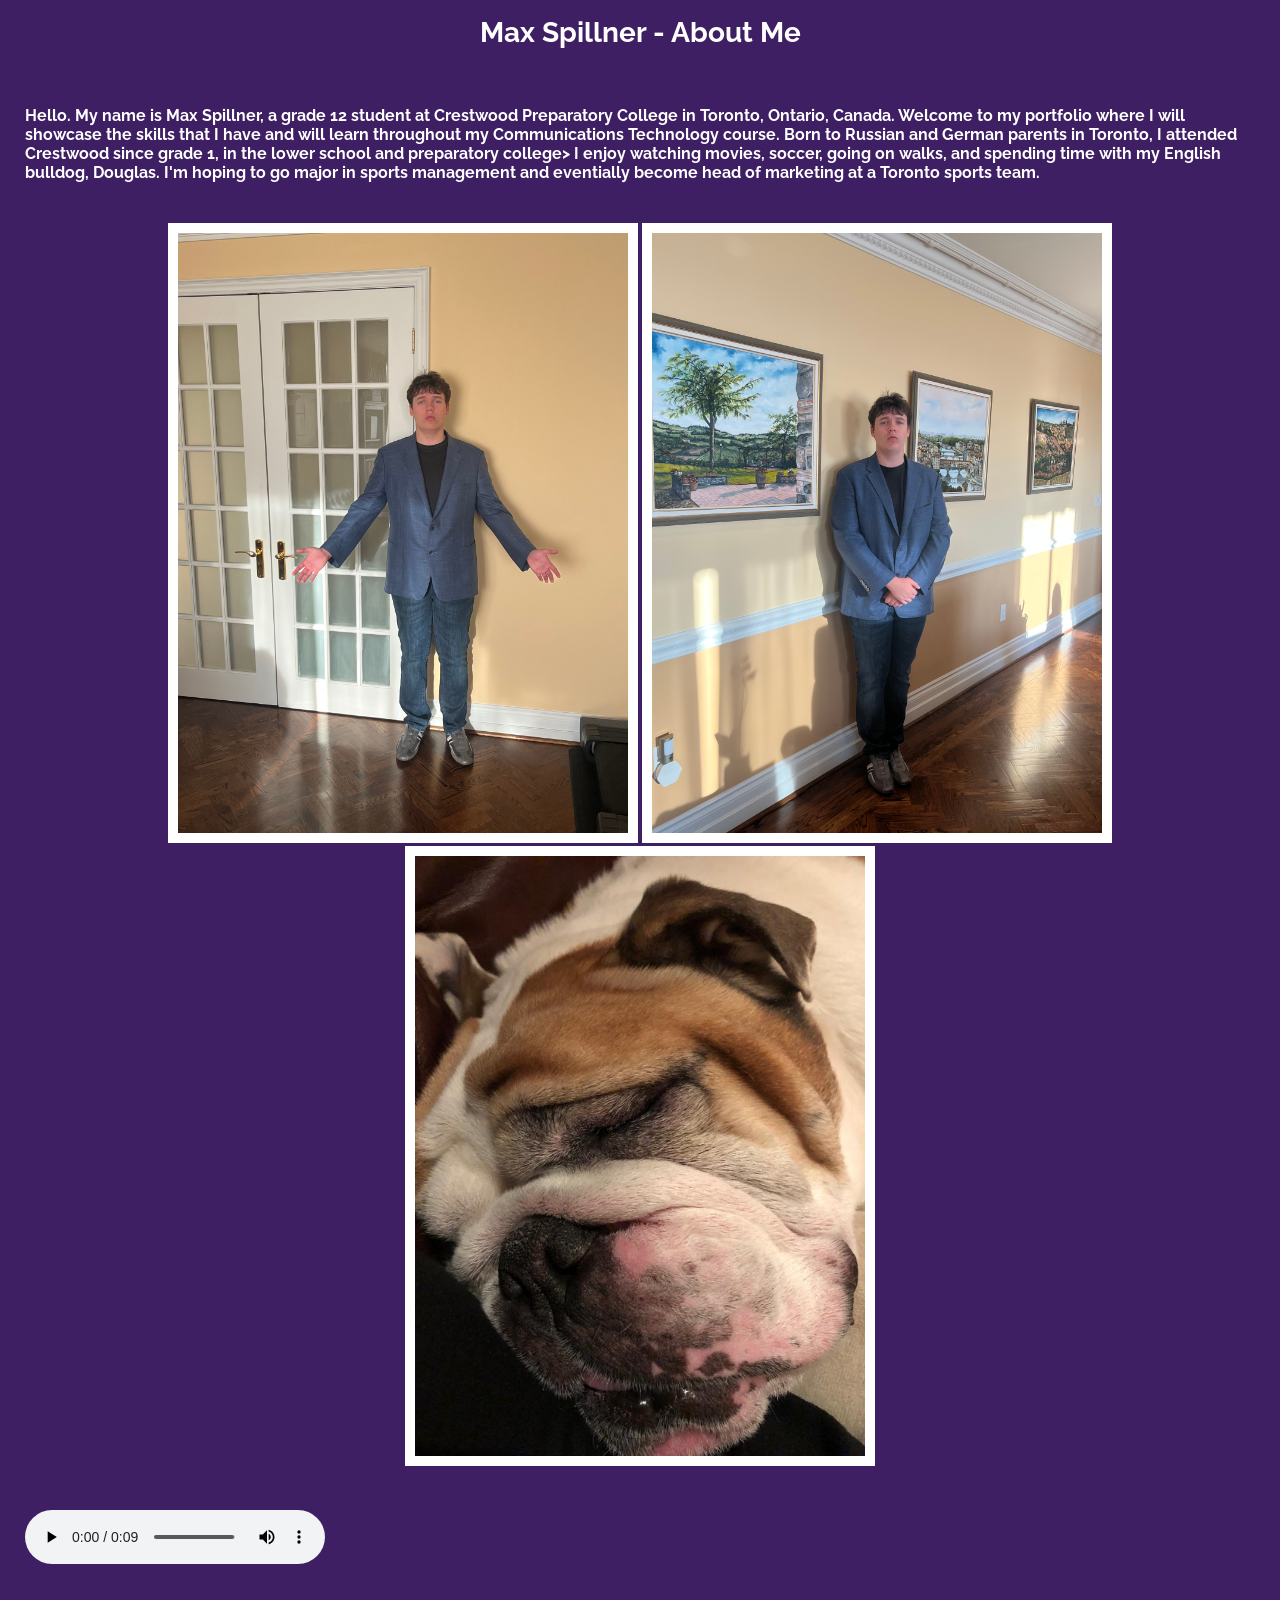
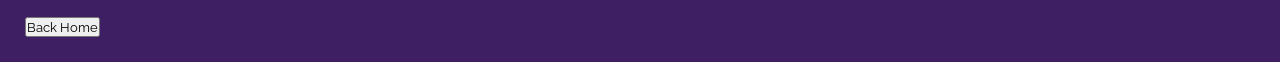
<file: page2aboutme.html>
<!DOCTYPE html>
<html>

<head>
    <br>
    <title>About Me</title>
    <link rel="stylesheet" href="style.css">
</head>

<body style="background-color: #3f1f63;">
    <link rel="stylesheet" href="style.css">
    <h1 style="background-color: #3f1f63; color: white; text-align: center;">Max Spillner - About Me</h1>
    <div class="container">
        <br>
        <br>
        <h3><p style="color: white;">Hello. My name is Max Spillner, a grade 12 student at Crestwood Preparatory College in Toronto, Ontario, Canada. Welcome to my portfolio where I will showcase the skills that I have and will learn throughout my Communications Technology course. Born to Russian and German parents in Toronto, I attended Crestwood since grade 1, in the lower school and preparatory college> I enjoy watching movies, soccer, going on walks, and spending time with my English bulldog, Douglas. I'm hoping to go major in sports management and eventially become head of marketing at a Toronto sports team.</p></h3>
        <br>
    </div>

    <div class="image-container" style="text-align: center;">
        <img src="Images copy/champagne.jpg" height="620px" style="border: 10px solid white;">
        <img src="Images copy/bottles.jpg" height="620px" style="border: 10px solid white;">
        <img src="Images copy/douglas.jpg" height="620px" style="border: 10px solid white;">
    </div>
    <br>
    <div class="container">
        <audio controls src="RPReplay-Final1695081101.mp3"></audio>
    </div>
    <a href="index.html">
    <div class="container">
        <button>Back Home</button>
    </div>
    </a>
</body>

</html>
</file>
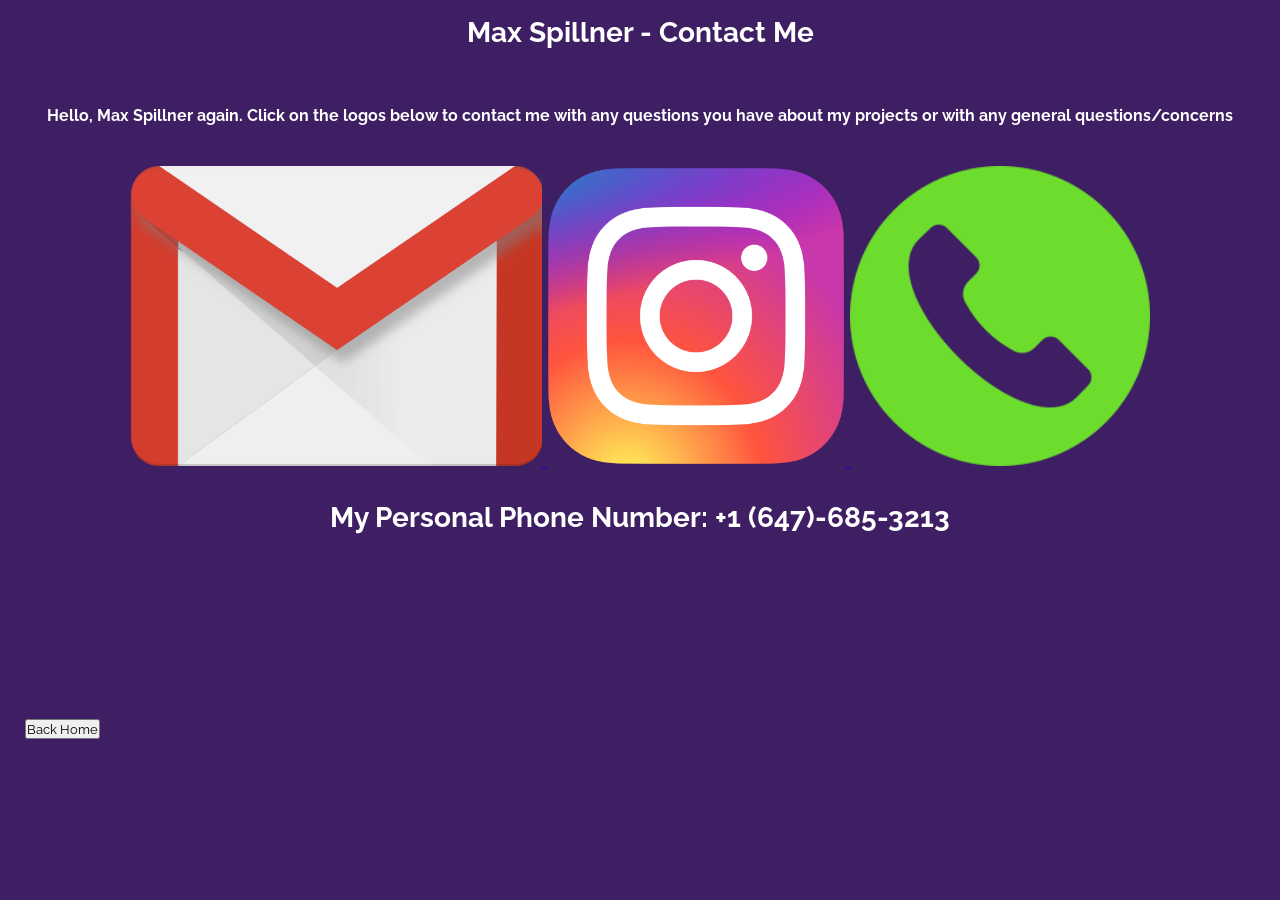
<file: page3contact.html>
<!DOCTYPE html>

<html>

<head>
    <br>
    <title>Contact Me</title>
    <link rel="stylesheet" href="style.css">
</head>

<body style="background-color: #3f1f63;">
    <link rel="stylesheet" href="style.css">
    <h1 style="background-color: #3f1f63; color: white; text-align: center;">Max Spillner - Contact Me</h1>
    <div class="container">
        <br>
        <br>
        <h3><p style="color: white; text-align: center;">Hello, Max Spillner again. Click on the logos below to contact me with any questions you have about my projects or with any general questions/concerns</p></h3>
        <br>
    </div>

<div class="image-container" style="text-align: center;">
    <a href= mailto:max.spillner@crestwood.on.ca>
        <img src="Images copy/gmaillogo.png" height="300px">
    </a>
    <a href="https://www.instagram.com/max48s/">
        <img src="Images copy/instalogo.webp" height="300px">
    </a>
        <img src="Images copy/phonelogo.png" height="300px">
</div>
    <br>
    <br>
    <h1><p style="color: white; text-align: center;">My Personal Phone Number: +1 (647)-685-3213</p></h1>
    <a href="index.html">
    <br>
    <br>
    <br>
    <br>
    <br>
    <br>
    <br>
    <br>
    <br>
    <br>
    <div class="container">
        <button>Back Home</button>
    </div>
    </a>
</body>

</html>
</file>
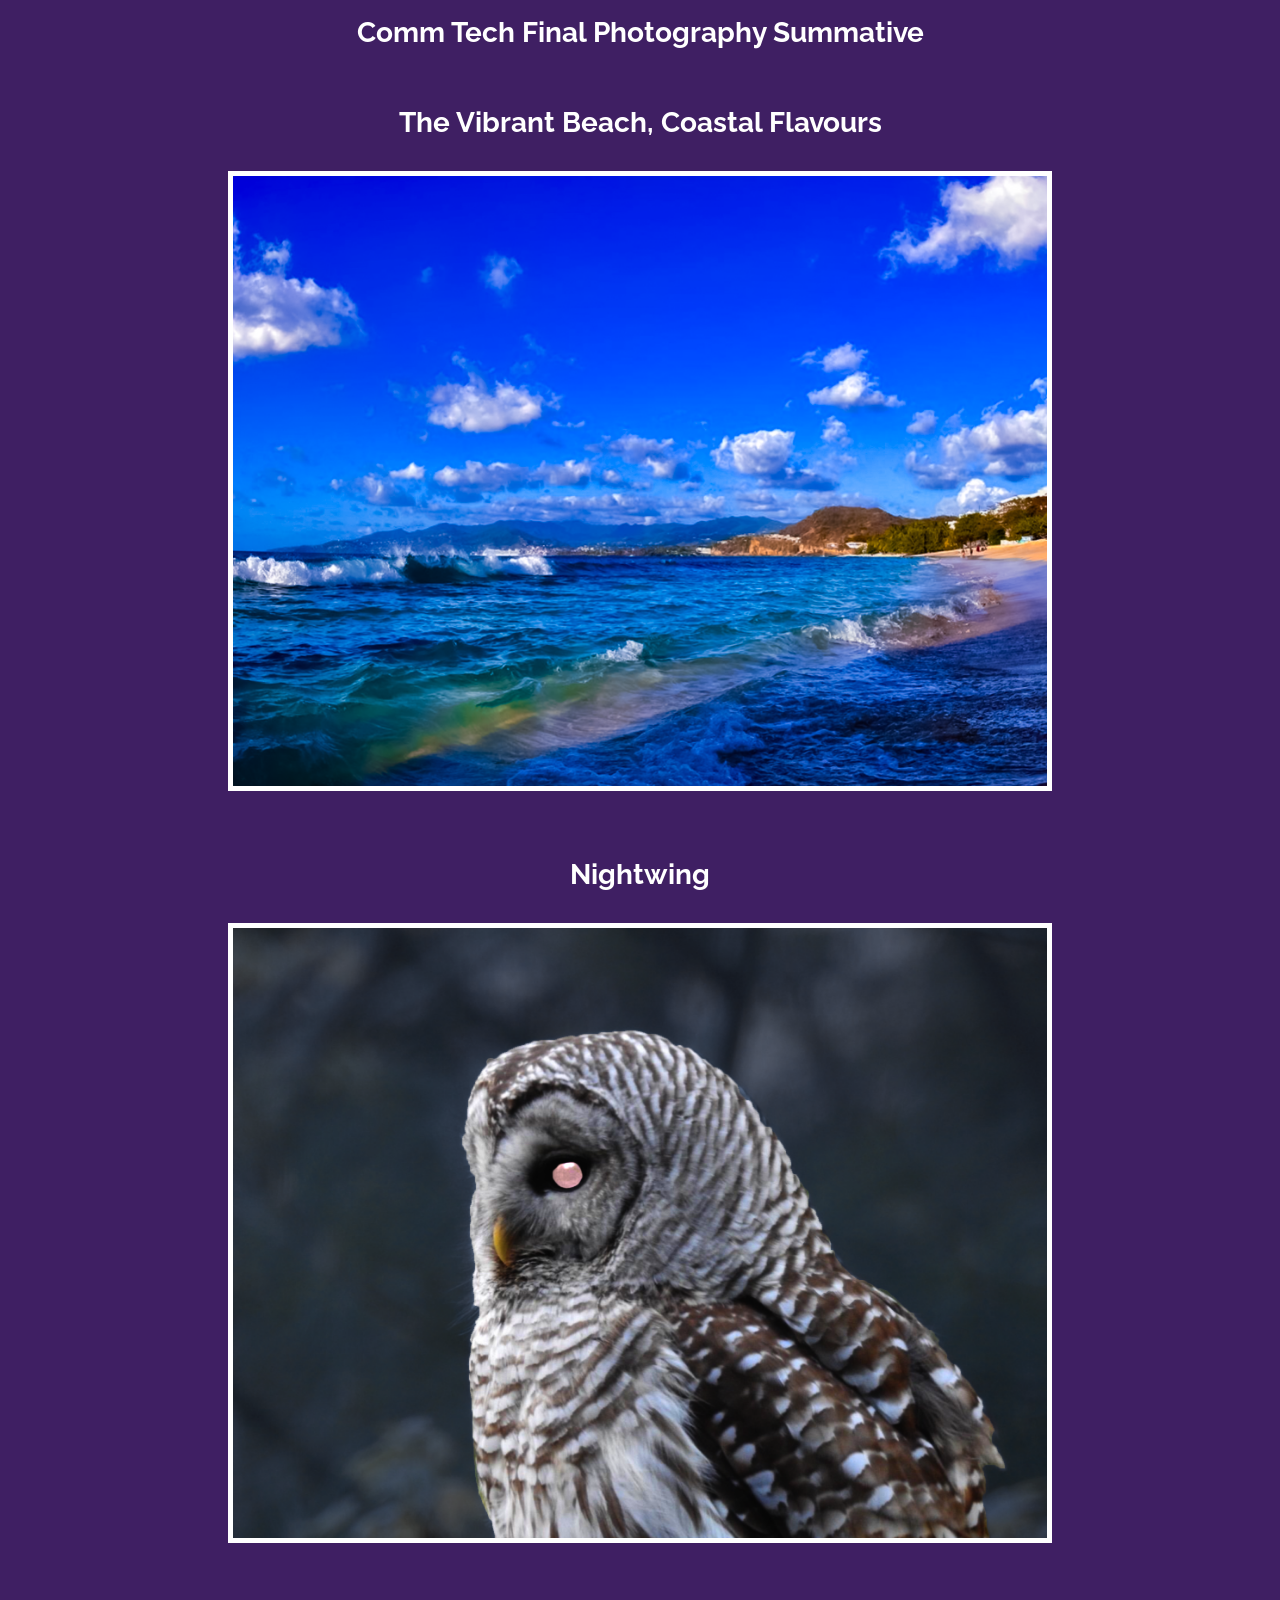
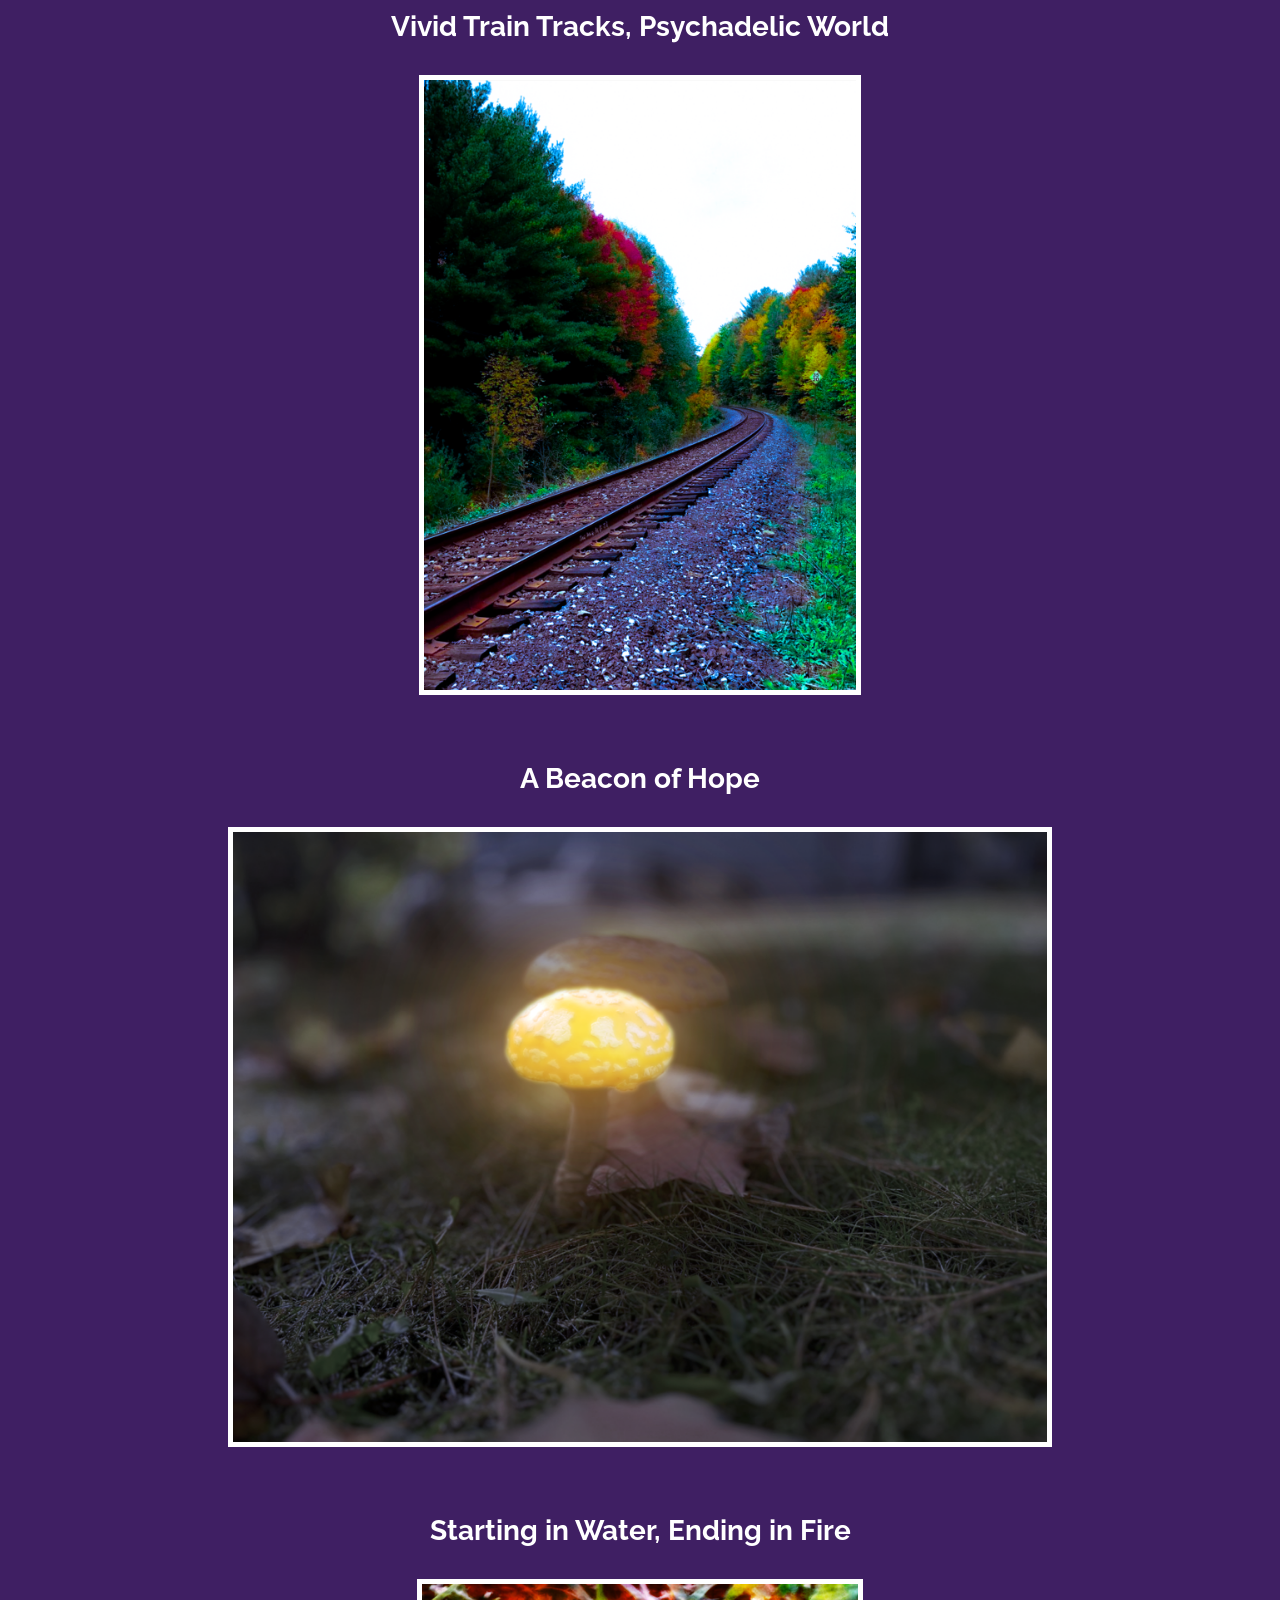
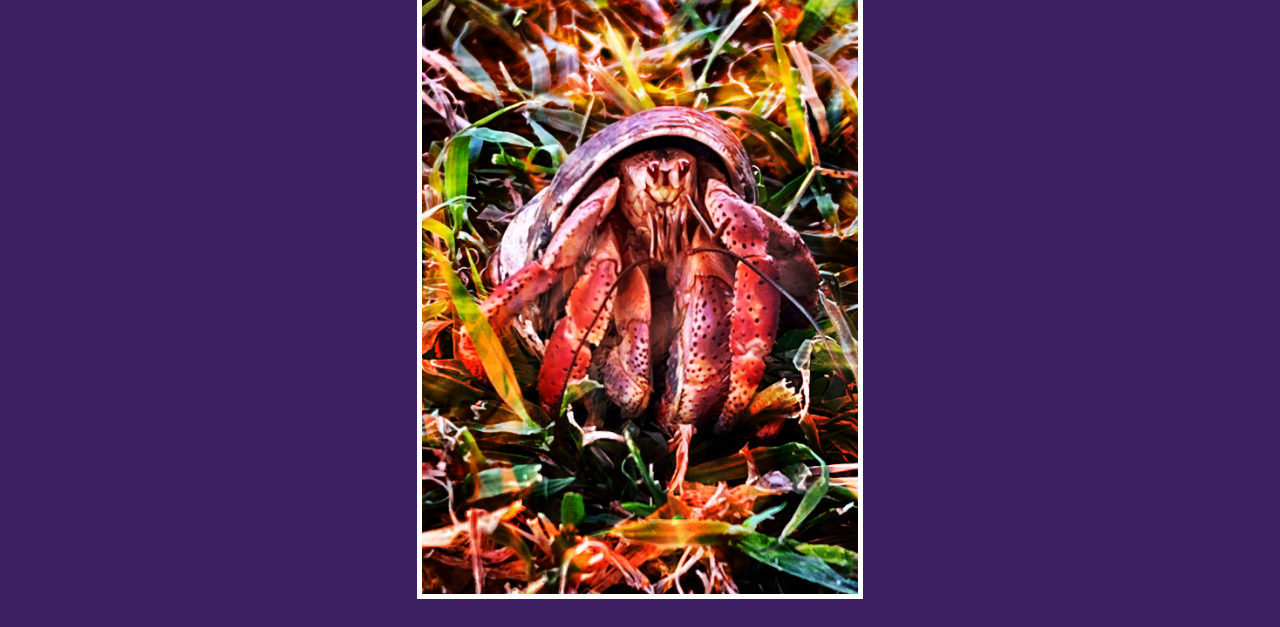
<file: page4projects.html>
<!DOCTYPE html>
<html>

<head>
    <br>
    <title>My Projects</title>
    <link rel="stylesheet" href="style.css">
</head>

<body style="background-color: #3f1f63;">
    <link rel="stylesheet" href="style.css">
    <h1 style="background-color: #3f1f63; color: white; text-align: center;">Comm Tech Final Photography Summative</h1>
    <div class="container">
        <br>
        <br>
        <h1>
            <p style="color: white; text-align: center;">The Vibrant Beach, Coastal Flavours</p>
        </h1>
        <br>
        <br>
            <div class="image-container" style="text-align: center;">
                <img src="Images copy/Beach Image PNG.png" height="620px" style="border: 5px solid white;">
            </div>
        <br>
        <br>
        <br>
        <br>
        <h1>
            <p style="color: white; text-align: center;">Nightwing</p>
        </h1>
        <br>
        <br>
        <div class="image-container" style="text-align: center;">
            <img src="Images copy/Owl Pic PNG.png" height="620px" style="border: 5px solid white;">
        </div>
        <br>
        <br>
        <br>
        <br>
        <h1>
            <p style="color: white;text-align: center;">Vivid Train Tracks, Psychadelic World
        </h1>
        <br>
        <br>
        <div class="image-container" style="text-align: center;">
            <img src="Images copy/Traintracks Scene.png" height="620px" style="border: 5px solid white;">
        </div>
        <br>
        <br>
        <br>
        <br>
        <h1>
            <p style="color: white; text-align: center;">A Beacon of Hope
        </h1>
        <br>
        <br>
        <div class="image-container" style="text-align: center;">
            <img src="Images copy/Mushroom PNG.png" height="620px" style="border: 5px solid white;">
        </div>
        <br>
        <br>
        <br>
        <br>
        <h1>
            <p style="color: white; text-align: center;">Starting in Water, Ending in Fire</p>
        </h1>
        <br>
        <br>
        <div class="image-container" style="text-align: center;">
            <img src="Images copy/Crab.png" height="620px" style="border: 5px solid white;">
        </div>

    </div>
    </a>
</body>

</html>
</file>
<file: style.css>
@import url('https://fonts.googleapis.com/css2?family=Raleway:wght@300;400;500;700&family=Ubuntu:wght@300;400;500;700&display=swap');

html{
    scroll-behavior: smooth;
}

*{
    margin: 0;
    padding: 0;
    box-sizing: border-box;
    font-family: 'Raleway', sans-serif;
}

body{
    font-size: 14px;
}

header{
    width: 100%;
    height: 100vh;
    background-color: #3f1f63;
    color: #fff;
}

header #particles{
    position: absolute;
    width: 100%;
    height: 100%;
    top: 0;
    left: 0;
}

header .info-text{
    display: flex;
    flex-direction: column;
    align-items: center;
    justify-content: center;
    gap: 0.8rem;
    height: 100vh;
}

header .info-text h1{
    font-size: 5rem;
    font-weight: 500;
    font-family: 'Ubuntu';
}

header .info-text h3{
    font-size: 1.5rem;
}

header .info-text .scroll{
    mask-position: absolute;
    bottom: 20%;
    left: 50%;
    color: #fff;
    transform: translate(0, -50%);
    transition: all 0.5s;
}

header .info-text .scroll:hover{
    opacity: 0.7;
}

header .info-text .scroll::before{
    position: absolute;
    top: -16px;
    left: -16px;
    z-index: -1;
    content: '';
    width: 44px;
    height: 44px;
    box-shadow: 0 0 0 0 rgba(255, 255, 255, 0.1);
    border-radius: 100%;
    animation: pulse 3s infinite;
}

@keyframes pulse {
    0%, 100%{
        opacity: 0;
    }
    15%, 45%{
        opacity: 1;
    }
    60%{
        box-shadow: 0 0 0 30px rgba(255, 255, 255, 0.1);
        opacity: 0;
    }
}

#about, #features{
    background-color: #3f1f63;
    padding: 40px;
}

#about .header, #features .header{
    display: flex;
    justify-content: space-between;
    align-items: center;
    margin-bottom: 40px;
}

#about .header h1, #features .header h1{
    text-align: center;
    color: #ffff;
    text-transform: uppercase;
}

#about .header a, #features .header a{
    text-decoration: none;
    font-size: 1.3em;
    color: #ffff;
    border: 1px solid transparent;
    padding: 10px 50px;
    box-shadow: 0 5px 15px rgba(0, 0, 0, 0.35);
    border-radius: 6px;
    transition: all 0.3s ease;
}

#about .header a:hover, #features .header a:hover{
    border-color: #fff;
    box-shadow: none;
}

#about .card, #features .card{
    padding: 30px;
    box-shadow: 0 5px 15px rgba(0, 0, 0, 0.35);
    border-radius: 20px;
    display: flex;
    gap: 30px;
    border: 1px solid transparent;
    transition: all 0.3s ease;
}

#about .card:hover, #features .card:hover{
    border-color: #fff;
    box-shadow: none;
}

#about .card img{
    max-width: 200px;
    max-height: 200px;
}

#about .card .info{
    display: flex;
    flex-direction: column;
    align-items: flex-start;
    justify-content: center;
}

#about .card .info h1, #features .card .info h1{
    margin-bottom: 20px;
    color: #fff;
    font-size: 1.7rem;
    font-weight: bold;
    font-family: 'Ubuntu';
}

#about .card .info p, #features .card .info p{
    color: #ccc;
    font-size: 1.1rem;
    line-height: 1.8rem;
}

#feratures .feature-cards{
    display: flex;
    flex-wrap: wrap;
    justify-content: space-between;
    gap: 2rem;
}

#features .feature-cards .card{
    display: flex;
    flex-direction: column;
    align-items: center;
    flex: 1;
    min-width: 350px;
}

#features .feature-cards .card .info i{
    color: #fff;
    font-size: 8rem;
    width: 100%;
    text-align: center;
    margin-bottom: 1.4rem;
}

#festures .feature-cards .card .info h1{
    text-align: center;
}

#features .feature-cards .card .info p{
    font-size: 1.1rem;
}

.scroll-top{
    position: fixed;
    bottom: 20px;
    right: 20px;
    background-color: #3f1f63;
    color: #fff;
    border: 1px solid transparent;
    box-shadow: 0 5px 15px rgba(0, 0, 0, 0.35);
    padding: 16px 18px;
    border-radius: 50%;
    cursor: pointer;
    font-size: 20px;
    transition: all 0.3s ease;
}

.scroll-top:hover{
    border-color: #fff;
    box-shadow: none;
}
 
@media screen and (max-width: 720px) {
    header .info-text h1{
        font-size: 4rem;
    }

    header .info-text h3{
        font-size: 1.1rem;
    }

    #about .card{
        flex-direction: column;
        align-items: center;
    }

    #about .car img{
        max-width: 150px;
        max-height: 150px;
    }

}
.container{
    padding: 25px
}
</file>
